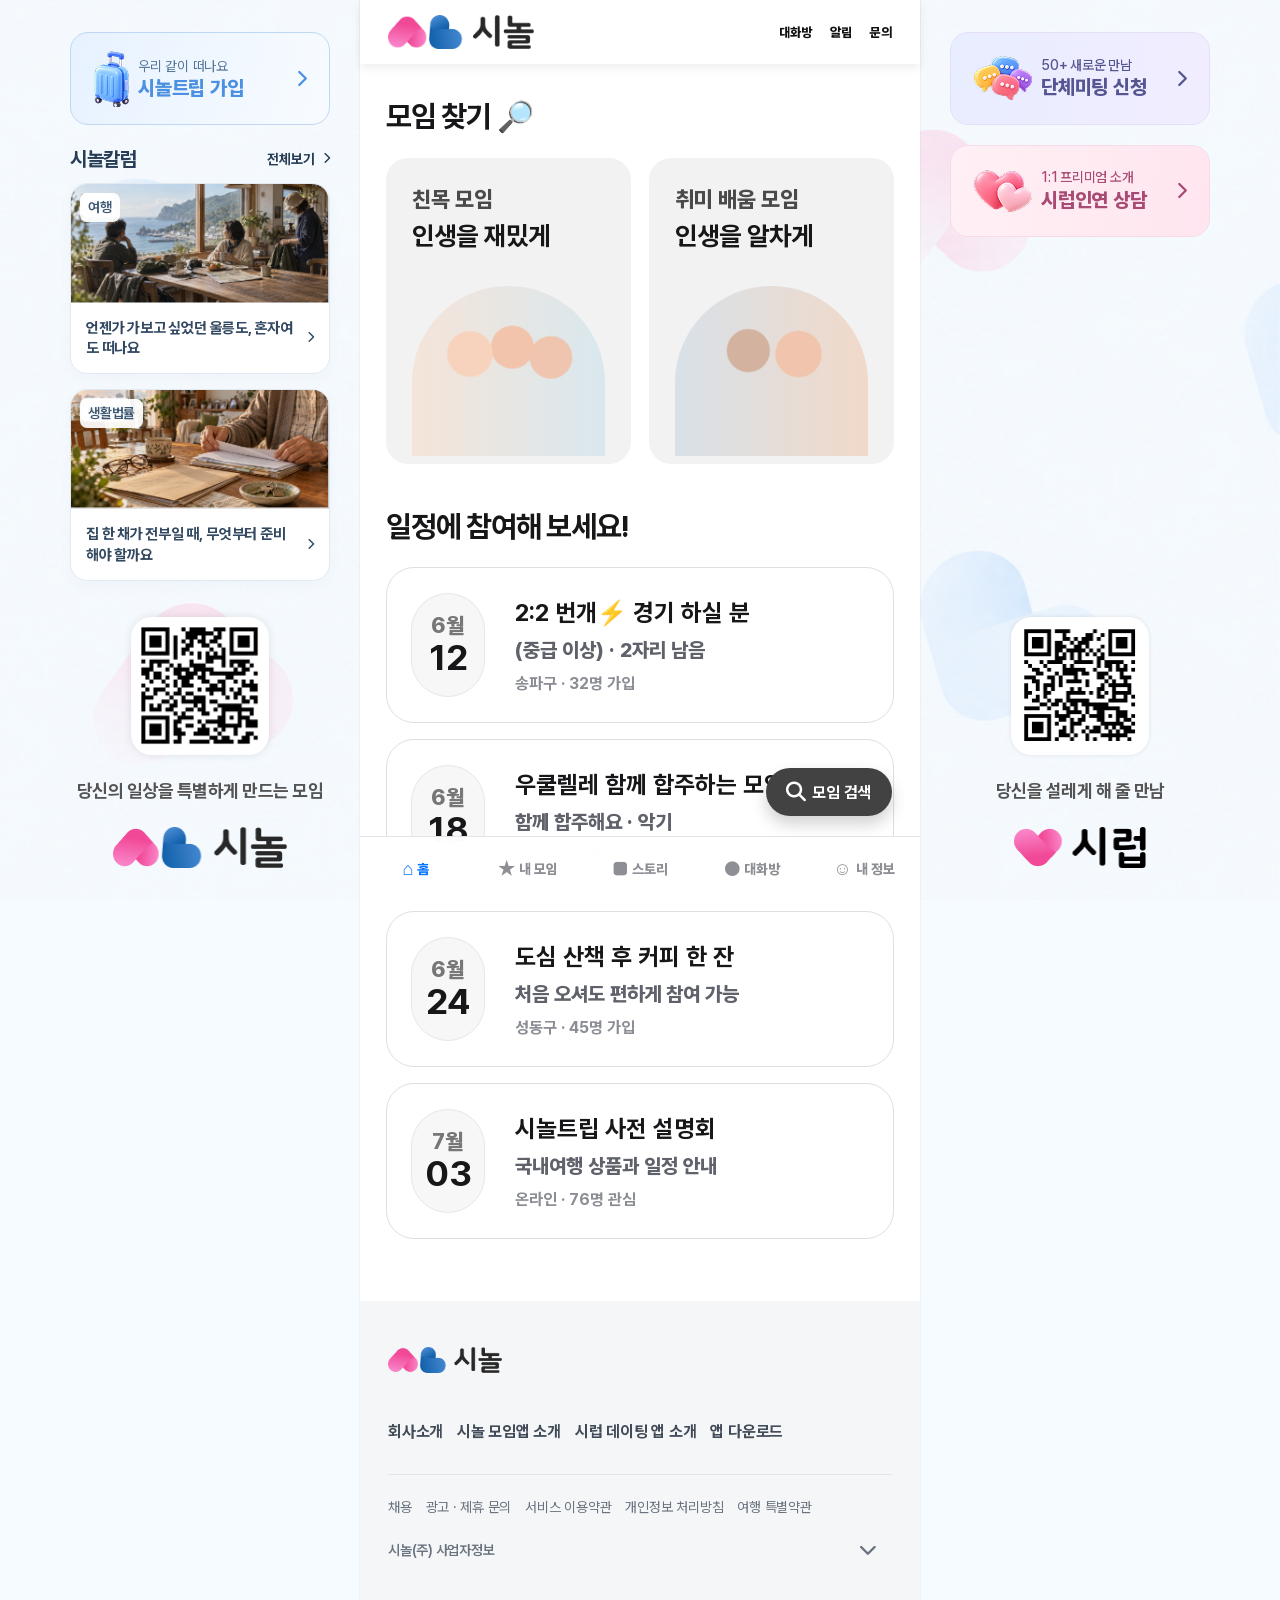
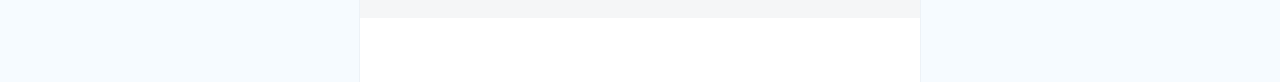
<file: index.html>
<!doctype html>
<html lang="ko">
  <head>
    <meta charset="utf-8" />
    <meta name="viewport" content="width=device-width, initial-scale=1" />
    <title>시놀 Web 공통 레이아웃 프로토타입</title>
    <!-- Font Awesome Free 6.7.2: official CSS + local webfont; works offline. -->
    <link rel="stylesheet" href="./assets/vendor/fontawesome/css/fontawesome.min.css" />
    <link rel="stylesheet" href="./assets/vendor/fontawesome/css/solid.min.css" />
    <link rel="stylesheet" href="./style.css?v=1035" />
    <link rel="stylesheet" href="./design.css?v=1035" />
  </head>
  <body>
    <div class="page-bg" aria-hidden="true"></div>

    <main class="web-layout" id="webLayout">
      <aside class="side side-left" aria-label="시놀 좌측 사이드" tabindex="0">
        <div class="side-stage"><div class="side-content">
        <a target="_blank" rel="noopener noreferrer" data-figma-node="37:7460" class="trip-banner" href="https://web.sinor.co.kr/legacy/membership">
          <img src="./assets/icon-trip.png" alt="" />
          <span>
            <small>우리 같이 떠나요</small>
            <strong>시놀트립 가입</strong>
          </span>
          <i class="fa-solid fa-chevron-right arrow" aria-hidden="true"></i>
        </a>

        <section data-figma-node="37:7466" class="column-section" aria-label="시놀칼럼">
          <div class="section-head">
            <h2>시놀칼럼</h2>
            <a target="_blank" rel="noopener noreferrer" href="https://sinor.co.kr/information">전체보기 <i class="fa-solid fa-chevron-right" aria-hidden="true"></i></a>
          </div>

          <a target="_blank" rel="noopener noreferrer"
            class="column-card"
            href="https://sinor.co.kr/information/?q=YToxOntzOjEyOiJrZXl3b3JkX3R5cGUiO3M6MzoiYWxsIjt9&bmode=view&idx=174921046&t=board"
            data-column-card
          >
            <span class="column-thumb thumb-trip" data-thumb></span>
            <span class="column-body">
              <em data-category>여행</em>
              <strong data-title>언젠가 가보고 싶었던 울릉도, 혼자여도 떠나요</strong>
              <i class="fa-solid fa-chevron-right arrow" aria-hidden="true"></i>
            </span>
          </a>

          <a target="_blank" rel="noopener noreferrer"
            class="column-card"
            href="https://sinor.co.kr/information/?q=YToxOntzOjEyOiJrZXl3b3JkX3R5cGUiO3M6MzoiYWxsIjt9&bmode=view&idx=174703606&t=board"
            data-column-card
          >
            <span class="column-thumb thumb-life" data-thumb></span>
            <span class="column-body">
              <em data-category>생활법률</em>
              <strong data-title>집 한 채가 전부일 때, 무엇부터 준비해야 할까요</strong>
              <i class="fa-solid fa-chevron-right arrow" aria-hidden="true"></i>
            </span>
          </a>
        </section>

        <section class="brand-download side-bottom" aria-label="시놀 앱 다운로드">
          <span class="qr-frame"><img class="qr" src="./assets/sinor-qr.png" alt="시놀 앱 다운로드 QR" /></span>
          <p>당신의 일상을 특별하게 만드는 모임</p>
          <img class="brand-logo sinor" src="./assets/sinor-logo-official.png" alt="시놀" />
        </section>
        </div></div>
      </aside>

      <section class="center-shell" id="centerShell" aria-label="시놀 Web App 시연 영역">
        <header class="app-header">
          <img src="./assets/sinor-logo-official.png" alt="시놀" />
          <nav aria-label="상단 메뉴">
            <a target="_blank" rel="noopener noreferrer" href="#">대화방</a>
            <a target="_blank" rel="noopener noreferrer" href="#">알림</a>
            <a target="_blank" rel="noopener noreferrer" href="#">문의</a>
          </nav>
        </header>

        <!--
          IMPORTANT:
          This center area is a prototype-only placeholder.
          실제 개발 시 이 영역은 기존 Flutter Web App 렌더링 영역으로 유지합니다.
          좌우 사이드, 배경, 푸터, 플로팅 버튼만 공통 Web Shell 기준으로 참고하세요.
        -->
        <div class="flutter-placeholder" id="flutterPlaceholder">
          <section class="hero-dummy">
            <h1>모임 찾기 🔎</h1>
            <div class="meeting-grid">
              <article class="meeting-hero-card">
                <p>친목 모임</p>
                <h2>인생을 재밌게</h2>
                <div class="person-group person-group-1" aria-hidden="true"></div>
              </article>
              <article class="meeting-hero-card">
                <p>취미 배움 모임</p>
                <h2>인생을 알차게</h2>
                <div class="person-group person-group-2" aria-hidden="true"></div>
              </article>
            </div>
          </section>

          <section class="event-list">
            <h2>일정에 참여해 보세요!</h2>
            <article class="event-card">
              <time datetime="2026-06-12"><span>6월</span><strong>12</strong></time>
              <div>
                <h3>2:2 번개⚡ 경기 하실 분</h3>
                <p>(중급 이상) · 2자리 남음</p>
                <small>송파구 · 32명 가입</small>
              </div>
            </article>
            <article class="event-card">
              <time datetime="2026-06-18"><span>6월</span><strong>18</strong></time>
              <div>
                <h3>우쿨렐레 함께 합주하는 모임</h3>
                <p>함께 합주해요 · 악기</p>
                <small>마포구 · 18명 가입</small>
              </div>
            </article>
            <article class="event-card">
              <time datetime="2026-06-24"><span>6월</span><strong>24</strong></time>
              <div>
                <h3>도심 산책 후 커피 한 잔</h3>
                <p>처음 오셔도 편하게 참여 가능</p>
                <small>성동구 · 45명 가입</small>
              </div>
            </article>
            <article class="event-card">
              <time datetime="2026-07-03"><span>7월</span><strong>03</strong></time>
              <div>
                <h3>시놀트립 사전 설명회</h3>
                <p>국내여행 상품과 일정 안내</p>
                <small>온라인 · 76명 관심</small>
              </div>
            </article>
          </section>
        </div>

        <footer data-figma-node="37:8201,37:8243" class="app-footer" id="appFooter">
          <img class="footer-logo" src="./assets/sinor-logo-official.png" alt="시놀" />

          <nav class="footer-primary" aria-label="서비스 소개">
            <a target="_blank" rel="noopener noreferrer" href="https://sinor.co.kr/company">회사소개</a>
            <a target="_blank" rel="noopener noreferrer" href="https://sinor.co.kr/moim">시놀 모임앱 소개</a>
            <a target="_blank" rel="noopener noreferrer" href="https://sinor.co.kr/silove">시럽 데이팅 앱 소개</a>
            <a target="_blank" rel="noopener noreferrer" href="#">앱 다운로드</a>
          </nav>

          <nav class="footer-secondary" aria-label="정책 및 문의">
            <a target="_blank" rel="noopener noreferrer" href="https://sinor.co.kr/recruit">채용</a>
            <a target="_blank" rel="noopener noreferrer" href="https://sinor.co.kr/adv">광고 · 제휴 문의</a>
            <a target="_blank" rel="noopener noreferrer" href="#terms">서비스 이용약관</a>
            <a target="_blank" rel="noopener noreferrer" href="#privacy">개인정보 처리방침</a>
            <a target="_blank" rel="noopener noreferrer" href="#travel-policy">여행 특별약관</a>
          </nav>

          <details class="company-info">
            <summary>시놀(주) 사업자정보<i class="fa-solid fa-chevron-down" aria-hidden="true"></i></summary>
            <dl>
              <div><dt>상호명</dt><dd>(주)시놀</dd></div>
              <div><dt>대표자</dt><dd>김민지</dd></div>
              <div><dt>주소</dt><dd>서울 영등포구 의사당대로 83, 오투타워 8층<br>서울 중구 다동 155, 20층 SKT Startup Lab</dd></div>
              <div><dt>사업자등록번호</dt><dd>584-88-03032</dd></div>
              <div><dt>통신판매업신고</dt><dd>제2026-서울영등포-1277호</dd></div>
              <div><dt>관광사업자등록</dt><dd>2026-000025호</dd></div>
              <div><dt>국내결혼중개업</dt><dd>서울-마포-국내-24-0001호</dd></div>
              <div><dt>이메일</dt><dd>help@sinor.co.kr</dd></div>
              <div><dt>문의</dt><dd>02-506-5670</dd></div>
            </dl><p class="copyright">Copyright © 2026 시놀 All rights reserved.</p>
          </details>
        </footer>

        <nav class="bottom-nav" aria-label="하단 내비게이션">
          <a target="_blank" rel="noopener noreferrer" class="is-active" href="#">홈</a>
          <a target="_blank" rel="noopener noreferrer" href="#">내 모임</a>
          <a target="_blank" rel="noopener noreferrer" href="#">스토리</a>
          <a target="_blank" rel="noopener noreferrer" href="#">대화방</a>
          <a target="_blank" rel="noopener noreferrer" href="#">내 정보</a>
        </nav>
      </section>

      <aside class="side side-right" aria-label="시럽 우측 사이드" tabindex="0">
        <div class="side-stage"><div class="side-content">
        <div class="right-actions">
          <a target="_blank" rel="noopener noreferrer" data-figma-node="37:7849" class="service-banner meeting" href="https://sinor.co.kr/meeting">
            <img src="./assets/icon-meeting.png" alt="" />
            <span>
              <small>50+ 새로운 만남</small>
              <strong>단체미팅 신청</strong>
            </span>
            <i class="fa-solid fa-chevron-right arrow" aria-hidden="true"></i>
          </a>
          <a target="_blank" rel="noopener noreferrer" data-figma-node="37:7855" class="service-banner match" href="https://sinor.co.kr/silovematch-consult">
            <img src="./assets/icon-match.png" alt="" />
            <span>
              <small>1:1 프리미엄 소개</small>
              <strong>시럽인연 상담</strong>
            </span>
            <i class="fa-solid fa-chevron-right arrow" aria-hidden="true"></i>
          </a>
        </div>

        <section class="brand-download right-brand side-bottom" aria-label="시럽 앱 다운로드">
          <span class="qr-frame"><img class="qr" src="./assets/silove-qr.png" alt="시럽 앱 다운로드 QR" /></span>
          <p>당신을 설레게 해 줄 만남</p>
          <img class="brand-logo" src="./assets/silovematch-logo.png" alt="시럽" />
        </section>
        </div></div>
      </aside>
    </main>

    <!-- Body-level decoration: never part of either sidebar. Hide before it overlaps the layout. -->
    <img class="body-people" id="bodyPeople" src="./assets/silove-people.png" alt="" aria-hidden="true" />

    <div class="floating-group" id="floatingGroup" aria-label="플로팅 버튼">
      <button class="float-btn top-btn" id="topButton" type="button" aria-label="맨 위로 이동">
        <i class="fa-solid fa-arrow-up" aria-hidden="true"></i>
        <strong>TOP</strong>
      </button>
      <button class="float-btn search-btn" id="searchButton" type="button" aria-label="모임 검색">
        <i class="fa-solid fa-magnifying-glass" aria-hidden="true"></i>
        <strong>모임 검색</strong>
      </button>
    </div>

    <script src="./script.js?v=sidebar-width-only-6"></script>
  </body>
</html>
</file>
<file: style.css>
:root {
  --center-width: 560px;
  --side-width: 320px;
  --layout-width: 1200px;
  --blue: #3f86f6;
  --deep-blue: #1f67d8;
  --pink: #ed4f90;
  --ink: #171719;
  --muted: #6f7480;
  --line: #e7e9ee;
  --surface: #ffffff;
  --shadow: 0 12px 28px rgba(28, 49, 87, 0.12);
}

* {
  box-sizing: border-box;
}

html {
  scroll-behavior: smooth;
}

body {
  min-width: 320px;
  margin: 0;
  color: var(--ink);
  font-family:
    Pretendard,
    -apple-system,
    BlinkMacSystemFont,
    "Apple SD Gothic Neo",
    "Noto Sans KR",
    "Segoe UI",
    sans-serif;
  background: #f6fbff;
}

a {
  color: inherit;
  text-decoration: none;
}

button {
  font: inherit;
}

.page-bg {
  position: fixed;
  inset: 0;
  z-index: -2;
  background-image: url("./assets/background.png");
  background-size: cover;
  background-position: center top;
}

.web-layout {
  display: grid;
  grid-template-columns: var(--side-width) var(--center-width) var(--side-width);
  width: min(100%, var(--layout-width));
  min-height: 100vh;
  margin: 0 auto;
}

.side {
  position: sticky;
  top: 0;
  display: flex;
  height: 100vh;
  min-height: 720px;
  padding: 92px 24px 36px;
  flex-direction: column;
  justify-content: space-between;
}

.side-left {
  align-items: flex-end;
}

.side-right {
  align-items: flex-start;
}

.trip-banner,
.service-banner {
  display: flex;
  width: 276px;
  min-height: 74px;
  align-items: center;
  gap: 12px;
  border: 1px solid #b9d6ff;
  border-radius: 14px;
  padding: 14px 14px 14px 18px;
  background: rgba(244, 249, 255, 0.84);
  box-shadow: 0 8px 24px rgba(57, 120, 255, 0.08);
}

.trip-banner img,
.service-banner img {
  width: 45px;
  height: 45px;
  object-fit: contain;
}

.trip-banner span,
.service-banner span {
  display: flex;
  min-width: 0;
  flex: 1;
  flex-direction: column;
}

.trip-banner small,
.service-banner small {
  color: #5478aa;
  font-size: 14px;
  line-height: 1.25;
}

.trip-banner strong,
.service-banner strong {
  color: var(--blue);
  font-size: 20px;
  font-weight: 800;
  line-height: 1.25;
  white-space: nowrap;
}

.trip-banner b,
.service-banner b,
.column-card b {
  color: #3978ff;
  font-size: 32px;
  font-weight: 300;
  line-height: 1;
}

.column-section {
  width: 276px;
  margin-top: 48px;
}

.section-head {
  display: flex;
  align-items: center;
  justify-content: space-between;
  margin-bottom: 14px;
}

.section-head h2 {
  margin: 0;
  font-size: 22px;
  font-weight: 900;
}

.section-head a {
  color: #24324a;
  font-size: 13px;
  font-weight: 700;
}

.column-card {
  position: relative;
  display: grid;
  grid-template-columns: 1fr 32px;
  overflow: hidden;
  width: 276px;
  min-height: 202px;
  margin-top: 18px;
  border: 1px solid #dce4ef;
  border-radius: 14px;
  background: #fff;
  box-shadow: 0 8px 24px rgba(57, 73, 101, 0.08);
}

.column-thumb {
  grid-column: 1 / -1;
  display: block;
  width: 100%;
  height: 118px;
  background-size: cover;
  background-position: center;
}

.thumb-trip {
  background:
    linear-gradient(180deg, rgba(20, 41, 60, 0) 0%, rgba(20, 41, 60, 0.1) 100%),
    url("./assets/column-trip.png") center / cover no-repeat;
}

.thumb-life {
  background:
    linear-gradient(180deg, rgba(40, 29, 20, 0) 0%, rgba(40, 29, 20, 0.1) 100%),
    url("./assets/column-life.png") center / cover no-repeat;
}

.column-body {
  min-width: 0;
  padding: 12px 0 16px 16px;
}

.column-body em {
  display: inline-flex;
  margin-bottom: 8px;
  border-radius: 8px;
  padding: 5px 8px;
  background: #fff;
  color: #41546c;
  font-size: 11px;
  font-style: normal;
  font-weight: 800;
  box-shadow: 0 2px 8px rgba(0, 0, 0, 0.08);
}

.column-body strong {
  display: -webkit-box;
  overflow: hidden;
  color: #253044;
  font-size: 16px;
  font-weight: 800;
  line-height: 1.45;
  -webkit-box-orient: vertical;
  -webkit-line-clamp: 2;
}

.column-card b {
  align-self: end;
  justify-self: center;
  padding-bottom: 22px;
  color: #365e94;
}

.brand-download {
  width: 276px;
  text-align: center;
}

.qr {
  width: 121px;
  height: 121px;
  border-radius: 14px;
  background: #fff;
  box-shadow: 0 6px 18px rgba(13, 36, 73, 0.12);
}

.brand-download p {
  margin: 28px 0 22px;
  color: #4d5664;
  font-size: 17px;
  font-weight: 800;
  letter-spacing: -0.02em;
}

.brand-logo {
  max-width: 175px;
  height: auto;
}

.brand-logo.sinor {
  width: 146px;
}

.right-actions {
  display: flex;
  width: 276px;
  flex-direction: column;
  gap: 18px;
}

.service-banner {
  min-height: 98px;
}

.service-banner.meeting {
  border-color: #d8cffd;
  background: rgba(243, 241, 255, 0.88);
}

.service-banner.meeting strong,
.service-banner.meeting b {
  color: #52448f;
}

.service-banner.meeting small {
  color: #786cb0;
}

.service-banner.match {
  border-color: #ffd0df;
  background: rgba(255, 240, 246, 0.9);
}

.service-banner.match strong,
.service-banner.match b {
  color: #c24472;
}

.service-banner.match small {
  color: #cc6288;
}

.right-brand {
  position: relative;
  padding-bottom: 96px;
}

.right-brand .people {
  position: absolute;
  right: -42px;
  bottom: -4px;
  width: 246px;
  max-width: none;
  pointer-events: none;
}

.center-shell {
  position: relative;
  overflow: visible;
  width: var(--center-width);
  min-height: 100vh;
  background: #fff;
  box-shadow: 0 0 0 1px rgba(30, 45, 68, 0.04);
}

.app-header {
  position: sticky;
  top: 0;
  z-index: 20;
  display: flex;
  height: 88px;
  align-items: center;
  justify-content: space-between;
  padding: 0 28px;
  background: rgba(255, 255, 255, 0.96);
  box-shadow: 0 3px 10px rgba(0, 0, 0, 0.08);
  backdrop-filter: blur(14px);
}

.app-header img {
  width: 146px;
}

.app-header nav {
  display: flex;
  gap: 18px;
}

.app-header a {
  color: #111;
  font-size: 13px;
  font-weight: 800;
}

.flutter-placeholder {
  padding: 34px 26px 34px;
}

.hero-dummy h1,
.event-list h2 {
  margin: 0 0 22px;
  font-size: 30px;
  line-height: 1.25;
  letter-spacing: -0.04em;
}

.meeting-grid {
  display: grid;
  grid-template-columns: repeat(2, minmax(0, 1fr));
  gap: 18px;
}

.meeting-hero-card {
  overflow: hidden;
  min-height: 306px;
  margin: 0;
  border-radius: 22px;
  padding: 28px 26px 0;
  background: #f2f2f2;
}

.meeting-hero-card p,
.meeting-hero-card h2 {
  margin: 0;
}

.meeting-hero-card p {
  color: #4a4a4a;
  font-size: 22px;
  font-weight: 800;
}

.meeting-hero-card h2 {
  margin-top: 8px;
  font-size: 26px;
  line-height: 1.25;
}

.person-group {
  height: 170px;
  margin-top: 34px;
  border-radius: 1035px 1035px 0 0;
  background:
    radial-gradient(circle at 30% 40%, #f7d3be 0 13%, transparent 14%),
    radial-gradient(circle at 52% 36%, #f1c4ab 0 14%, transparent 15%),
    radial-gradient(circle at 72% 42%, #efc5af 0 12%, transparent 13%),
    linear-gradient(90deg, #f5e4d9, #d9e8ee);
}

.person-group-2 {
  background:
    radial-gradient(circle at 38% 38%, #d3b29f 0 13%, transparent 14%),
    radial-gradient(circle at 64% 40%, #f1c5ad 0 14%, transparent 15%),
    linear-gradient(90deg, #d8e1e8, #f1d9c9);
}

.event-list {
  margin-top: 44px;
}

.event-card {
  display: grid;
  grid-template-columns: 84px 1fr;
  gap: 20px;
  align-items: center;
  min-height: 156px;
  margin-bottom: 16px;
  border: 1px solid #dfdfdf;
  border-radius: 28px;
  padding: 24px;
  background: #fff;
}

.event-card time {
  display: flex;
  width: 74px;
  height: 104px;
  align-items: center;
  justify-content: center;
  flex-direction: column;
  border: 1px solid #e7e7e7;
  border-radius: 44px;
  background: #f7f7f7;
}

.event-card time span {
  color: #777;
  font-size: 22px;
  font-weight: 800;
}

.event-card time strong {
  font-size: 36px;
  line-height: 1.1;
}

.event-card h3,
.event-card p {
  margin: 0;
}

.event-card h3 {
  font-size: 24px;
  line-height: 1.34;
}

.event-card p {
  margin-top: 8px;
  color: #5f626a;
  font-size: 20px;
  font-weight: 800;
}

.event-card small {
  display: block;
  margin-top: 12px;
  color: #8a8d94;
  font-size: 16px;
  font-weight: 700;
}

.app-footer {
  margin-top: 12px;
  padding: 44px 28px;
  background: #f3f4f6;
}

.footer-logo {
  width: 118px;
}

.footer-primary,
.footer-secondary {
  display: flex;
  flex-wrap: wrap;
  gap: 16px 20px;
}

.footer-primary {
  margin-top: 36px;
}

.footer-secondary {
  margin-top: 32px;
  border-top: 1px solid #dfe2e8;
  padding-top: 26px;
}

.footer-primary a,
.footer-secondary a,
.company-info summary {
  color: #424a57;
  font-size: 14px;
  font-weight: 800;
}

.footer-secondary a {
  color: #717780;
}

.company-info {
  margin-top: 28px;
}

.company-info summary {
  display: flex;
  cursor: pointer;
  list-style: none;
  align-items: center;
  justify-content: space-between;
}

.company-info summary::-webkit-details-marker {
  display: none;
}

.company-info summary::after {
  content: "⌄";
  color: #6e7480;
  font-size: 22px;
  transition: transform 0.2s ease;
}

.company-info[open] summary::after {
  transform: rotate(180deg);
}

.company-info dl {
  display: grid;
  gap: 8px;
  margin: 18px 0 0;
  color: #767b84;
  font-size: 13px;
  line-height: 1.45;
}

.company-info div {
  display: grid;
  grid-template-columns: 108px 1fr;
  gap: 10px;
}

.company-info dt {
  font-weight: 800;
}

.company-info dd {
  margin: 0;
}

.bottom-nav {
  position: sticky;
  bottom: 0;
  z-index: 25;
  display: grid;
  grid-template-columns: repeat(5, 1fr);
  height: 70px;
  border-top: 1px solid #e2e4e9;
  background: rgba(255, 255, 255, 0.96);
  backdrop-filter: blur(14px);
}

.bottom-nav a {
  display: flex;
  align-items: center;
  justify-content: center;
  color: #8d8f94;
  font-size: 14px;
  font-weight: 800;
}

.bottom-nav a::before {
  margin-right: 4px;
  font-size: 18px;
}

.bottom-nav a:nth-child(1)::before {
  content: "⌂";
}

.bottom-nav a:nth-child(2)::before {
  content: "★";
}

.bottom-nav a:nth-child(3)::before {
  content: "■";
}

.bottom-nav a:nth-child(4)::before {
  content: "●";
}

.bottom-nav a:nth-child(5)::before {
  content: "☺";
}

.bottom-nav .is-active {
  color: #0875ff;
}

.floating-group {
  position: fixed;
  z-index: 40;
  right: calc((100vw - min(100vw, var(--layout-width))) / 2 + var(--side-width) + 28px);
  bottom: 92px;
  display: flex;
  flex-direction: column;
  align-items: flex-end;
  gap: 12px;
  transition:
    right 0.2s ease,
    bottom 0.2s ease;
}

.float-btn {
  display: inline-flex;
  width: max-content;
  height: 48px;
  padding: 0 20px;
  align-items: center;
  justify-content: center;
  gap: 6px;
  border: 0;
  border-radius: 1035px;
  background: #424242;
  color: #fff;
  box-shadow: 0 8px 16px rgba(0, 0, 0, 0.18);
  cursor: pointer;
  transition:
    width 0.2s ease,
    opacity 0.2s ease,
    transform 0.2s ease;
}

.float-btn span {
  font-size: 24px;
  line-height: 1;
}

.float-btn strong {
  overflow: hidden;
  white-space: nowrap;
}

.top-btn {
  opacity: 0;
  pointer-events: none;
  transform: translateY(8px);
}

.has-scrolled .top-btn {
  opacity: 1;
  pointer-events: auto;
  transform: translateY(0);
}

.is-compact .float-btn {
  padding: 0;
  width: 50px;
  height: 50px;
  gap: 0;
  border-radius: 50%;
}

.is-compact .float-btn strong {
  display: none;
}

@media (max-width: 1035px) {
  :root {
    --layout-width: 560px;
  }

  .page-bg {
    opacity: 0;
  }

  .web-layout {
    display: block;
    width: min(100%, var(--center-width));
  }

  .side {
    display: none;
  }

  .floating-group {
    right: max(18px, calc((100vw - min(100vw, var(--center-width))) / 2 + 28px));
  }
}

@media (max-width: 560px) {
  :root {
    --center-width: 100vw;
  }

  .center-shell {
    width: 100%;
  }

  .app-header {
    height: 72px;
    padding: 0 18px;
  }

  .app-header img {
    width: 116px;
  }

  .app-header nav {
    gap: 10px;
  }

  .app-header a {
    font-size: 12px;
  }

  .flutter-placeholder {
    padding: 26px 16px 28px;
  }

  .hero-dummy h1,
  .event-list h2 {
    font-size: 26px;
  }

  .meeting-grid {
    gap: 12px;
  }

  .meeting-hero-card {
    min-height: 240px;
    border-radius: 18px;
    padding: 20px 16px 0;
  }

  .meeting-hero-card p {
    font-size: 17px;
  }

  .meeting-hero-card h2 {
    font-size: 21px;
  }

  .event-card {
    grid-template-columns: 68px 1fr;
    gap: 14px;
    min-height: 132px;
    border-radius: 22px;
    padding: 18px;
  }

  .event-card time {
    width: 62px;
    height: 88px;
  }

  .event-card time span {
    font-size: 17px;
  }

  .event-card time strong {
    font-size: 30px;
  }

  .event-card h3 {
    font-size: 20px;
  }

  .event-card p {
    font-size: 16px;
  }

  .app-footer {
    padding: 44px 28px;
  }

  .floating-group {
    right: 18px;
    bottom: 86px;
  }

  .top-btn {
    display: none;
  }

  .search-btn {
    padding: 0;
    width: 50px;
    height: 50px;
    gap: 0;
    border-radius: 50%;
  }

  .search-btn strong {
    display: none;
  }
}
</file>
<file: design.css>
/* Exact visual values: figma-spec.json and 디자인스펙.md.
   Figma 37:7135 is the active desktop reference. Responsive rules are marked below. */
@font-face {
  font-family: Pretendard;
  src: url('./assets/vendor/pretendard/PretendardVariable.woff2') format('woff2');
  font-weight: 45 920;
  font-style: normal;
  font-display: swap;
}
:root { --center-width:560px; --layout-width:1200px; --side-width:320px; }
body { min-width:0; }
.web-layout {
  width:min(100%,1200px);
  grid-template-columns:minmax(0,1fr) 560px minmax(0,1fr);
}
/* Responsive containers; contents retain the Figma 320px coordinate system.
   fitSidebars() scales ONLY these sides, never the Flutter placeholder. */
.side {
  display:block;
  width:100%;
  height:100vh;
  height:100dvh;
  min-height:0;
  padding:0;
  overflow-x:hidden;
  overflow-y:hidden;
  scrollbar-width:thin;
  overscroll-behavior:contain;
}
.side:focus-visible { outline:2px solid #4b90e3; outline-offset:-2px; }
.side-stage { position:relative; width:100%; overflow:hidden; }
.side-content {
  position:absolute;
  top:0;
  left:0;
  display:flex;
  width:320px;
  min-height:100vh;
  padding:100px 30px;
  flex-direction:column;
  align-items:center;
  gap:60px;
  transform-origin:top left;
}
.side-content > * { flex-shrink:0; }
.trip-banner,.service-banner {
  width:260px;
  min-height:0;
  height:93px;
  gap:8px;
  padding:22px;
  border:1px solid #bdd7f4;
  border-radius:18px;
  box-shadow:none;
  opacity:1;
  letter-spacing:-.0145em;
}
/* High-fidelity get_design_context values, not colors sampled from a screenshot. */
.trip-banner { background:linear-gradient(108.2133189589142deg,#e7f2ff 1.2039%,#f7fbff 95.565%); }
.trip-banner img { width:37px; height:56px; flex-shrink:0; }
.trip-banner span { gap:5px; }
.trip-banner small { font-size:14px; font-weight:400; line-height:1; color:#55779b; }
.trip-banner strong { font-size:20px; font-weight:800; line-height:1; color:#4b90e3; }
.arrow { flex-shrink:0; font-size:17.421px; font-weight:900; }
.trip-banner .arrow { color:#4b90e3; }
.right-actions { width:260px; gap:20px; }
.service-banner.meeting {
  border-color:#e4dff7;
  background:linear-gradient(-83.35866727200795deg,#f1edff 0%,#e8edff 98.381%);
}
.service-banner.match {
  height:92px;
  border-color:#f6dbe7;
  background:linear-gradient(-83.28713418319398deg,#ffe5ef 0%,#fff0f5 98.381%);
}
.service-banner img { width:60px; height:47px; flex-shrink:0; }
.service-banner.match img { height:43px; }
.service-banner small { font-size:14px; font-weight:500; line-height:1.35; }
.service-banner strong { font-size:20px; font-weight:800; line-height:1.35; }
.service-banner.meeting small,.service-banner.meeting strong,.service-banner.meeting .arrow { color:#555591; }
.service-banner.match small,.service-banner.match strong,.service-banner.match .arrow { color:#a84a73; }
.column-section { width:260px; margin:0; }
.section-head { margin:0 0 14px; gap:24px; min-height:20px; }
.section-head h2 { font-size:20px; font-weight:700; line-height:1; letter-spacing:-.0145em; color:#273e56; }
.section-head a { display:flex; gap:8px; align-items:center; font-size:12px; font-weight:700; line-height:1; color:#273e56; white-space:nowrap; }
.section-head a i { font-size:11.586px; }
.column-card {
  width:260px;
  display:block;
  grid-template-columns:minmax(0,1fr);
  min-height:0;
  margin:0 0 15px;
  border:1px solid #e1eaf2;
  border-radius:17px;
  background:#fff;
  box-shadow:0 5px 16px 0 rgba(36,75,118,.027450980618596077);
}
.column-card:last-child { margin-bottom:0; }
.column-thumb { height:auto; aspect-ratio:700 / 323; }
.column-body { display:flex; align-items:center; gap:12px; padding:15px; }
.column-body strong { flex:1; min-width:0; }
.column-body em {
  position:absolute;
  top:9px;
  left:9px;
  margin:0;
  padding:5px 8px;
  border-radius:7px;
  color:#3c5671;
  background:rgba(255,255,255,.9215686321258545);
  box-shadow:none;
  font-size:10px;
  font-weight:600;
  line-height:1.35;
  letter-spacing:-.0145em;
}
.column-body strong { font-size:15px; font-weight:700; line-height:1.35; letter-spacing:-.0145em; color:#334961; }
.column-card .arrow { color:#334961; font-size:11.586px; align-self:center; justify-self:start; }
.brand-download { display:flex; width:260px; flex-direction:column; gap:24px; align-items:center; margin-top:auto; }
.qr-frame {
  display:flex;
  width:138px;
  height:138px;
  padding:10.37593936920166px;
  flex-shrink:0;
  align-items:center;
  justify-content:center;
  background:#fff;
  border-radius:20.75187873840332px;
  box-shadow:0 0 8.300751686096191px rgba(0,0,0,.1);
}
.qr { width:120.361px; height:120.361px; max-width:none; border-radius:0; box-shadow:none; object-fit:contain; }
.right-brand .qr-frame { padding:10.147px; border-radius:20.294px; box-shadow:0 0 4.059px rgba(0,0,0,.1); }
.right-brand .qr { width:114.662px; height:114.662px; }
.brand-download p { width:100%; margin:0; font-size:18px; font-weight:700; line-height:1.35; letter-spacing:-.5px; color:#545454; }
.brand-logo.sinor { width:174.78627px; height:41px; max-width:none; object-fit:contain; }
.brand-logo { width:132.48271px; height:41px; max-width:none; object-fit:contain; }
.right-brand { padding:0; }
/* User override: both application bars 64px, including on mobile. */
.app-header { height:64px; min-height:64px; }
.bottom-nav { height:64px; min-height:64px; }
.app-footer {
  margin-top:12px;
  padding: 44px 28px;
  background:#f5f6f7;
  color:#69737f;
  letter-spacing:-.0145em;
}
.footer-logo { width:114.42189px; height:30px; object-fit:contain; }
.footer-primary { margin-top:41px; padding-bottom:22px; gap:14px; }
.footer-primary a { color:#424c59; font-size:16px; font-weight:700; line-height:1.5; white-space:nowrap; }
.footer-secondary { margin-top:8px; padding-top:22px; border-top:1px solid #e2e5e8; gap:14px; }
.footer-secondary a { color:#69737f; font-size:14px; font-weight:400; line-height:1.5; white-space:nowrap; }
.company-info { margin-top:8px; }
.company-info summary { min-height:48px; color:#69737f; font-size:14px; font-weight:600; line-height:1.5; }
.company-info summary::after { content:none; }
.company-info summary i { display:flex; width:48px; height:48px; align-items:center; justify-content:center; font-size:18px; transition:transform .2s ease; }
.company-info[open] summary i { transform:rotate(180deg); }
.company-info dl { margin:0; gap:6px; font-size:14px; line-height:1.5; color:#7987a1; }
.company-info div { grid-template-columns:114px minmax(0,1fr); gap:10px; align-items:center; }
.company-info dt { font-weight:700; }
.company-info dd { font-weight:400; overflow-wrap:anywhere; }
.copyright { margin:6px 0 0; font-size:14px; line-height:1.5; color:#7987a1; }
.float-btn i { font-size:20px; }
.floating-group { bottom:84px; transition:none; }
@media (max-width:1035px) {
  .side { display:none; }
  .web-layout { display:block; width:min(100%,560px); }
}
@media (max-width:560px) {
  :root { --center-width:100vw; }
  .center-shell { width:100%; }
  .app-header,.bottom-nav { height:64px; min-height:64px; }
  .app-footer { padding: 44px 28px; }
  .company-info div { grid-template-columns:100px minmax(0,1fr); }
  .floating-group { bottom:84px; }
}
@media (prefers-reduced-motion:reduce) {
  html { scroll-behavior:auto; }
  *,*::before,*::after { transition:none!important; }
}

/* Body decoration stays outside the sidebars and below their stacking layer. */
.web-layout { position:relative; z-index:1; }
.body-people {
  position:fixed;
  right:0;
  bottom:0;
  z-index:-999;
  width:clamp(180px, 75%, 320px));
  height:auto;
  pointer-events:none;
  /* 기존 position, width, bottom, right 등은 그대로 유지 */
  visibility: visible;
}
@media (max-width:1500px) { .body-people { display:none; } }

/* Hide whole sidebar groups from the bottom when viewport height is insufficient. */
.hide-side-c .brand-download { display:none; }
.hide-side-b .column-section { display:none; }

/* Text stays at least 14 rendered pixels while sidebar graphics shrink. */
.side .trip-banner small,.side .service-banner small { font-size:max(14px,calc(14px / var(--side-scale,1))); }
.side .trip-banner strong,.side .service-banner strong,.side .section-head h2 { font-size:max(20px,calc(14px / var(--side-scale,1))); }
.side .section-head a,.side .column-body em { font-size:max(14px,calc(14px / var(--side-scale,1))); }
.side .column-body strong { font-size:max(15px,calc(14px / var(--side-scale,1))); }
.side .brand-download p { font-size:max(18px,calc(14px / var(--side-scale,1))); }
</file>
<file: assets/vendor/fontawesome/css/solid.min.css>
/*!
 * Font Awesome Free 6.7.2 by @fontawesome - https://fontawesome.com
 * License - https://fontawesome.com/license/free (Icons: CC BY 4.0, Fonts: SIL OFL 1.1, Code: MIT License)
 * Copyright 2024 Fonticons, Inc.
 */
:host,:root{--fa-style-family-classic:"Font Awesome 6 Free";--fa-font-solid:normal 900 1em/1 "Font Awesome 6 Free"}@font-face{font-family:"Font Awesome 6 Free";font-style:normal;font-weight:900;font-display:block;src:url(../webfonts/fa-solid-900.woff2) format("woff2"),url(../webfonts/fa-solid-900.ttf) format("truetype")}.fa-solid,.fas{font-weight:900}
</file>
